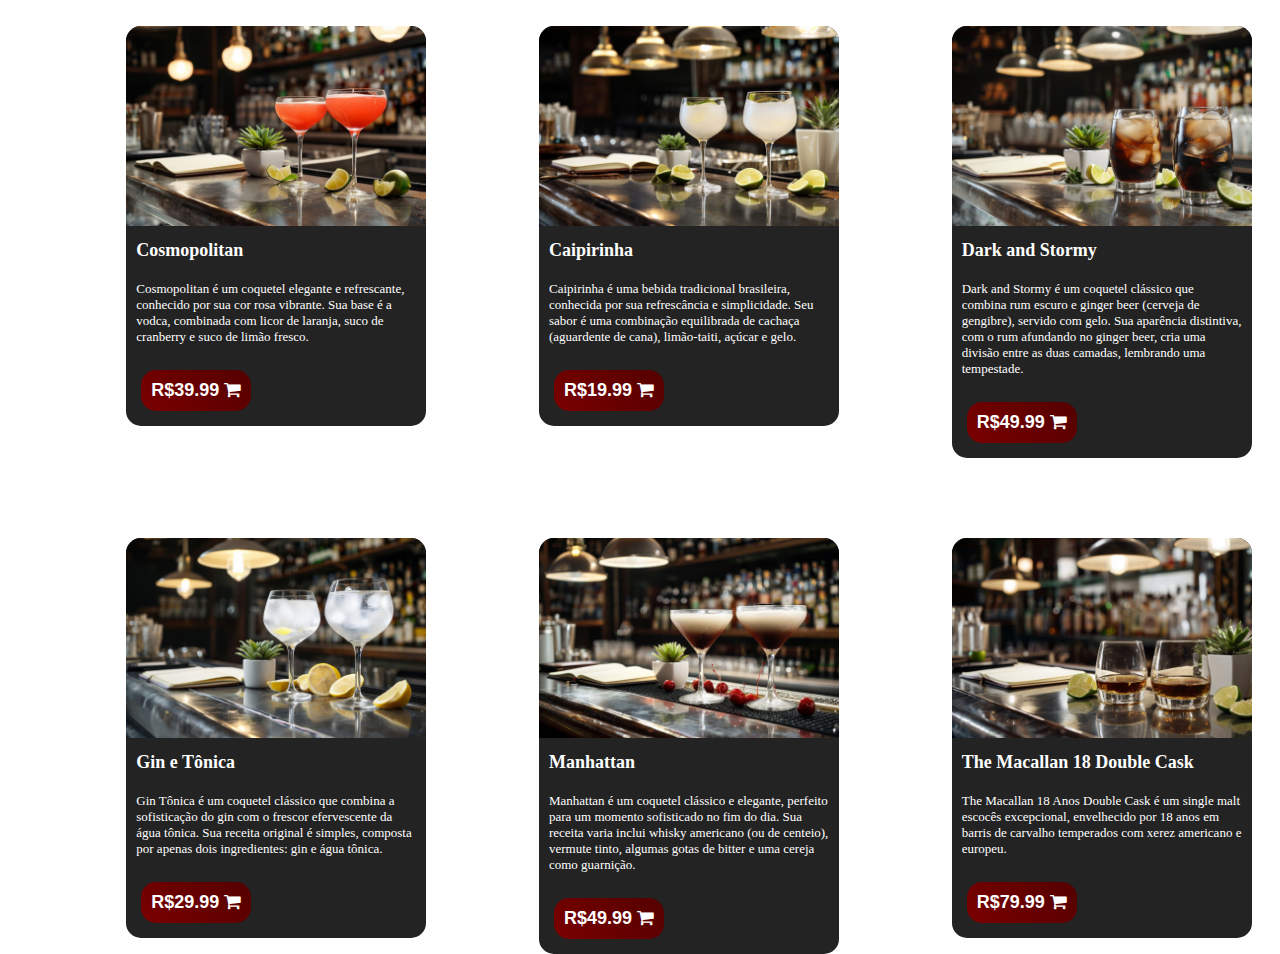
<file: templates/bebAlc.html>
<!DOCTYPE html>
<html lang="pt-BR">
    <head>
        <title>Cozinha Sideral</title>
        <meta charset="UTF-8">
        <meta name="viewport" content="width=device-width, initial-scale=1.0">
        <link rel="stylesheet" href="../static/font-awesome-4.7.0/css/font-awesome.min.css" />
        <link rel="stylesheet" href="../static/styleProd.css" />
        <style>
            @media (max-width: 600px) {
                .bebidasAlcoolicas {
                    grid-template-columns: repeat(auto-fit, minmax(150px, 1fr));
                }
            }
        </style>
    </head>
    <body class="bodybebida" id="{{id_mesa}}">
        <h2 style="color: #ffffff;">Drinks</h2>
        <div class="bebidasAlcoolicas">
            <div class="item" id="401">
                <img src="../static/imagens/alcoolicas/cosmopolitan.jpeg" alt="Imagem 1">
                <div class="description">Cosmopolitan</div>
                <div class="description2">
                    Cosmopolitan é um coquetel elegante e refrescante, conhecido por sua cor rosa vibrante. Sua base é a vodca, combinada com licor de laranja, suco de cranberry e suco de limão fresco. 
                </div>
                <div class="price">
                    <button value="39.99" >
                        R$39.99 <i class="fa fa-shopping-cart"></i>
                    </button>
                </div>
            </div>
            <div class="item" id="402">
                <img src="../static/imagens/alcoolicas/capirinha.jpeg" alt="Imagem 2">
                <div class="description">Caipirinha</div>
                <div class="description2">
                    Caipirinha é uma bebida tradicional brasileira, conhecida por sua refrescância e simplicidade. Seu sabor é uma combinação equilibrada de cachaça (aguardente de cana), limão-taiti, açúcar e gelo.
                </div>
                <div class="price">
                    <button value="19.99">
                        R$19.99 <i class="fa fa-shopping-cart"></i>
                    </button>
                </div>
            </div>
            <div class="item" id="403">
                <img src="../static/imagens/alcoolicas/DarkandStormy.jpeg" alt="Imagem 2">
                <div class="description">Dark and Stormy</div>
                <div class="description2">
                    Dark and Stormy é um coquetel clássico que combina rum escuro e ginger beer (cerveja de gengibre), servido com gelo. Sua aparência distintiva, com o rum afundando no ginger beer, cria uma divisão entre as duas camadas, lembrando uma tempestade.
                </div>
                <div class="price">
                    <button value="49.99">
                        R$49.99 <i class="fa fa-shopping-cart"></i>
                    </button>
                </div>
            </div>
            <div class="item" id="404">
                <img src="../static/imagens/alcoolicas/GinandTonic.jpeg" alt="Imagem 2">
                <div class="description">Gin e Tônica</div>
                <div class="description2">
                    Gin Tônica é um coquetel clássico que combina a sofisticação do gin com o frescor efervescente da água tônica. Sua receita original é simples, composta por apenas dois ingredientes: gin e água tônica.
                </div>
                <div class="price">
                    <button value="29.99">
                        R$29.99 <i class="fa fa-shopping-cart"></i>
                    </button>
                </div>
            </div>
            <div class="item" id="405">
                <img src="../static/imagens/alcoolicas/Manhattan.jpeg" alt="Imagem 2">
                <div class="description">Manhattan</div>
                <div class="description2">
                    Manhattan é um coquetel clássico e elegante, perfeito para um momento sofisticado no fim do dia. Sua receita varia inclui whisky americano (ou de centeio), vermute tinto, algumas gotas de bitter e uma cereja como guarnição.
                </div>
                <div class="price">
                    <button value="49.99">
                        R$49.99 <i class="fa fa-shopping-cart"></i>
                    </button>
                </div>
            </div>
            <div class="item" id="406">
                <img src="../static/imagens/alcoolicas/whiskey.jpeg" alt="Imagem 2">
                <div class="description">The Macallan 18 Double Cask</div>
                <div class="description2">
                    The Macallan 18 Anos Double Cask é um single malt escocês excepcional, envelhecido por 18 anos em barris de carvalho temperados com xerez americano e europeu.
                </div>
                <div class="price">
                    <button value="79.99">
                        R$79.99 <i class="fa fa-shopping-cart"></i>
                    </button>
                </div>
            </div>
        </div>
        <script src="../static/sessoesMenu.js"></script>
    </body>
</html>
</file>
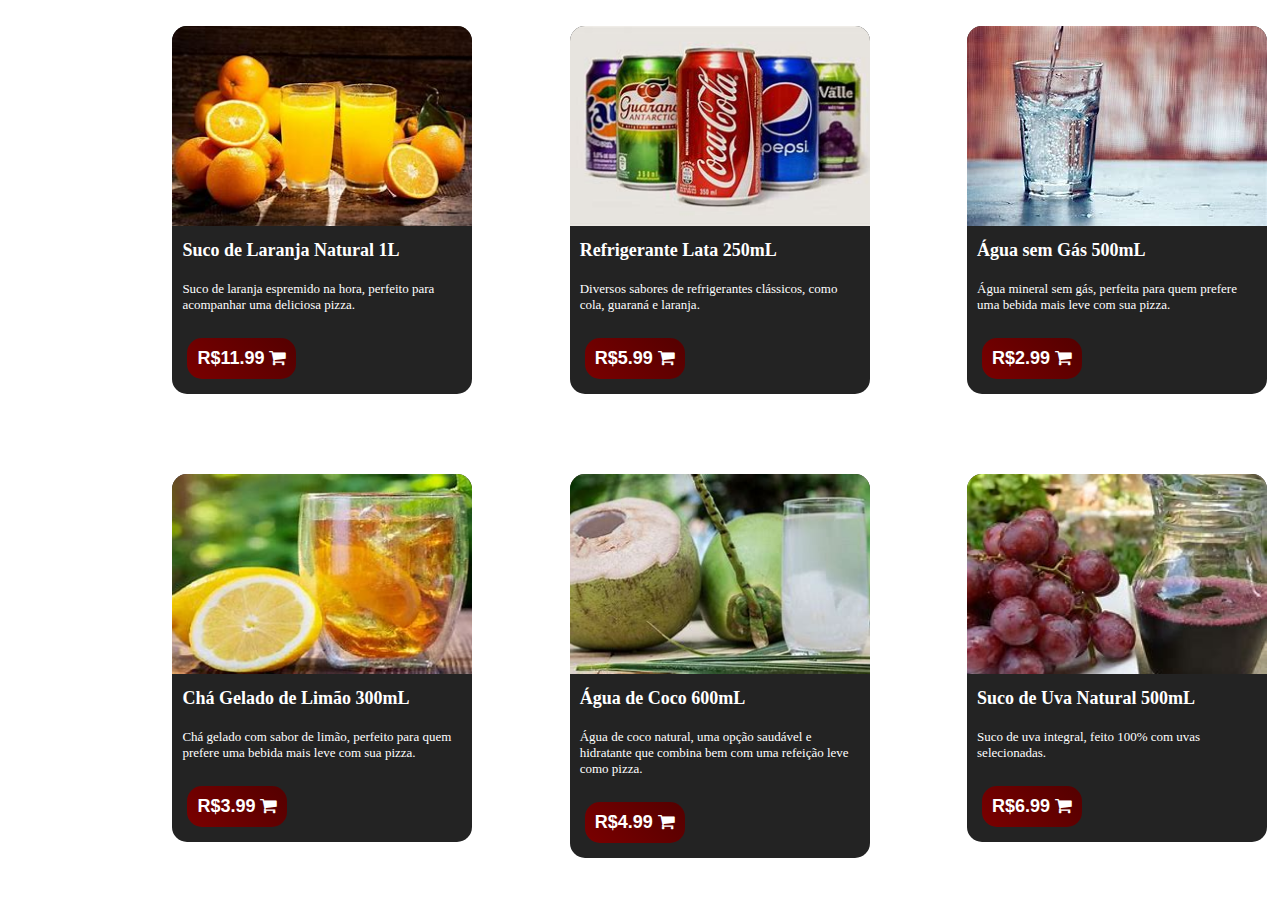
<file: templates/bebNaoAlc.html>
<!DOCTYPE html>
<html lang="pt-BR">
    <head>
        <title>Cozinha Sideral - Bebidas Não Alcoólicas</title>
        <meta charset="UTF-8">
        <meta name="viewport" content="width=device-width, initial-scale=1.0">
        <link rel="stylesheet" href="../static/font-awesome-4.7.0/css/font-awesome.min.css" />
        <link rel="stylesheet" href="../static/styleProd.css" />
        <style>
            @media (max-width: 600px) {
                .bebidasAlcoolicas {
                    grid-template-columns: repeat(auto-fit, minmax(150px, 1fr));
                }
            }
        </style>
    </head>
    <body class="bodybebida" id="{{id_mesa}}">
        <h2 style="color: #ffffff;">Bebidas Não Alcoólicas</h2>
        <div class="bebidasAlcoolicas">
            <div class="item" id="501">
                <img src="../static/imagens/naoAlcoolicas/suco_laranja.jpeg" alt="Suco de Laranja">
                <div class="description">Suco de Laranja Natural 1L</div>
                <div class="description2">
                    Suco de laranja espremido na hora, perfeito para acompanhar uma deliciosa pizza.
                </div>
                <div class="price">
                    <button value="11.99">
                        R$11.99 <i class="fa fa-shopping-cart"></i>
                    </button>
                </div>
            </div>
            <div class="item" id="502">
                <img src="../static/imagens/naoAlcoolicas/refrigerante_lata.jpeg" alt="Refrigerante">
                <div class="description">Refrigerante Lata 250mL</div>
                <div class="description2">
                    Diversos sabores de refrigerantes clássicos, como cola, guaraná e laranja.
                </div>
                <div class="price">
                    <button value="5.99">
                        R$5.99 <i class="fa fa-shopping-cart"></i>
                    </button>
                </div>
            </div>
            <div class="item" id="503">
                <img src="../static/imagens/naoAlcoolicas/agua_sem_gas.jpeg" alt="Água com Gás">
                <div class="description">Água sem Gás 500mL</div>
                <div class="description2">
                    Água mineral sem gás, perfeita para quem prefere uma bebida mais leve com sua pizza.
                </div>
                <div class="price">
                    <button value="2.99">
                        R$2.99 <i class="fa fa-shopping-cart"></i>
                    </button>
                </div>
            </div>
            <div class="item" id="504">
                <img src="../static/imagens/naoAlcoolicas/cha_gelado_limao.jpeg" alt="Chá Gelado">
                <div class="description">Chá Gelado de Limão 300mL</div>
                <div class="description2">
                    Chá gelado com sabor de limão, perfeito para quem prefere uma bebida mais leve com sua pizza.
                </div>
                <div class="price">
                    <button value="3.99">
                        R$3.99 <i class="fa fa-shopping-cart"></i>
                    </button>
                </div>
            </div>
            <div class="item" id="505">
                <img src="../static/imagens/naoAlcoolicas/agua_coco.jpeg" alt="Água de Coco">
                <div class="description">Água de Coco 600mL</div>
                <div class="description2">
                    Água de coco natural, uma opção saudável e hidratante que combina bem com uma refeição leve como pizza.
                </div>
                <div class="price">
                    <button value="4.99">
                        R$4.99 <i class="fa fa-shopping-cart"></i>
                    </button>
                </div>
            </div>
            <div class="item" id="506">
                <img src="../static/imagens/naoAlcoolicas/suco_uva.jpeg" alt="Suco de Uva">
                <div class="description">Suco de Uva Natural 500mL</div>
                <div class="description2">
                    Suco de uva integral, feito 100% com uvas selecionadas.
                </div>
                <div class="price">
                    <button value="6.99">
                        R$6.99 <i class="fa fa-shopping-cart"></i>
                    </button>
                </div>
            </div>
        </div>
        <script src="../static/sessoesMenu.js"></script>
    </body>
</html>
</file>
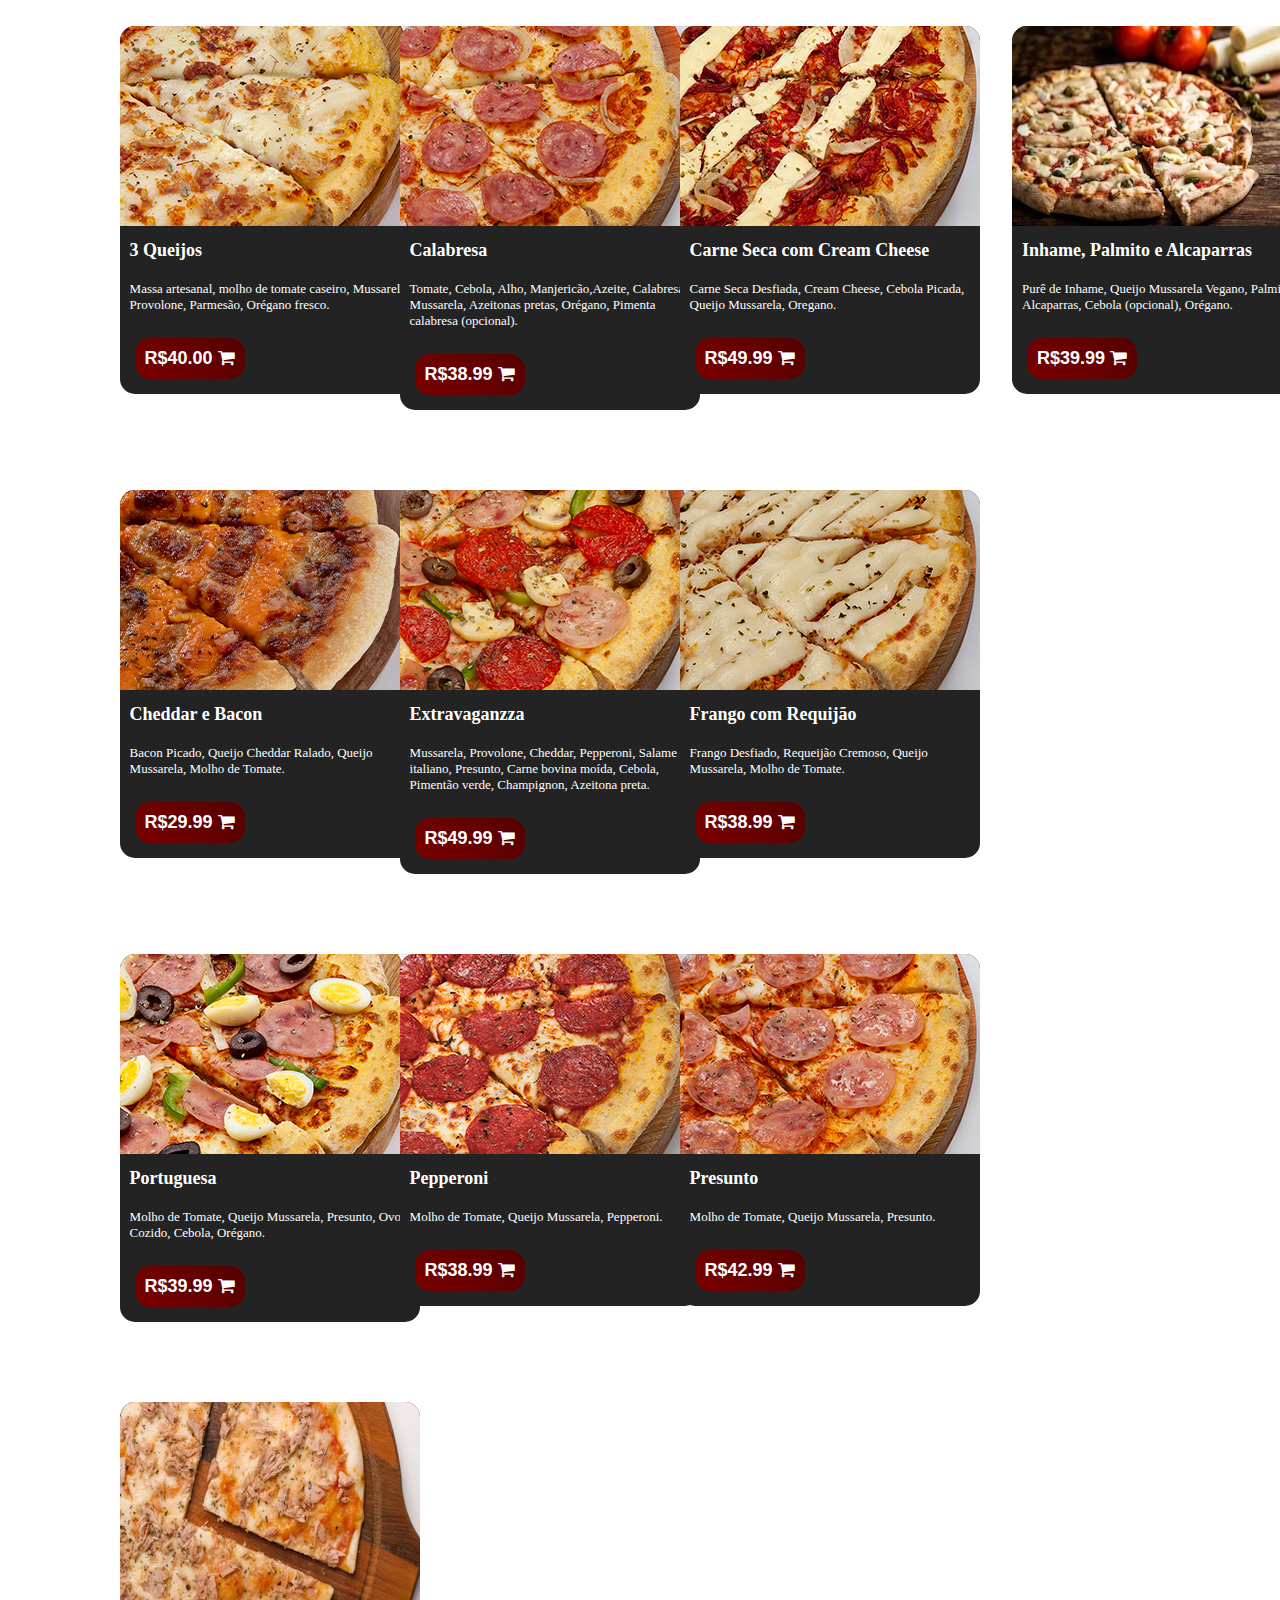
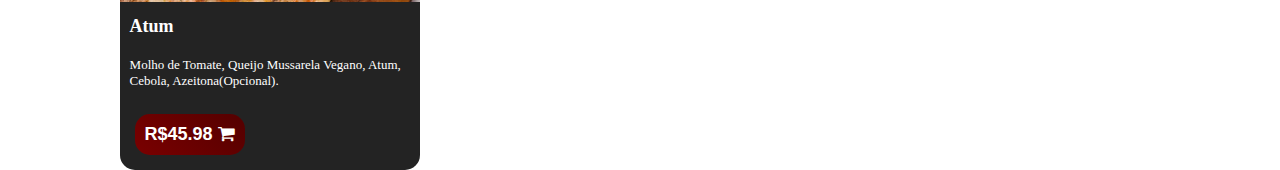
<file: templates/principal.html>
<!DOCTYPE html>
<html lang="pt-BR">
    <head>
        <title>Principal</title>
        <meta charset="UTF-8">
        <meta name="viewport" content="width=device-width, initial-scale=1.0">
        <link rel="stylesheet" href="../static/font-awesome-4.7.0/css/font-awesome.min.css" />
        <link rel="stylesheet" href="../static/styleProd.css" />
        <style>
            @media (max-width: 600px) {
                .bebidasAlcoolicas {
                    grid-template-columns: repeat(auto-fit, minmax(150px, 1fr));
                }
            }
        </style>
    </head>
    <body class="bodybebida "id="{{id_mesa}}">
        <h2 style="color: #ffffff;">Pizzas</h2>
        <div class="bebidasAlcoolicas">
            <div class="item" id="101">
                <img src="../static/imagens/principal/3Queijos.jpg" alt="Imagem 1">
                <div class="description">3 Queijos</div>
                <div class="description2">
                    Massa artesanal, molho de tomate caseiro, Mussarela, Provolone, Parmesão, Orégano fresco.                </div>
                <div class="price">
                    <button value="40">
                        R$40.00 <i class="fa fa-shopping-cart"></i>
                    </button>
                </div>
            </div>
            <div class="item" id="102">
                <img src="../static/imagens/principal/calabresa.jpg" alt="Imagem 2">
                <div class="description">Calabresa</div>
                <div class="description2">
                    Tomate, Cebola, Alho,  Manjericão,Azeite, Calabresa, Mussarela, Azeitonas pretas, Orégano, Pimenta calabresa (opcional).                </div>
                <div class="price">
                    <button value="38.99">
                        R$38.99 <i class="fa fa-shopping-cart"></i>
                    </button>
                </div>
            </div>
            <div class="item" id="103">
                <img src="../static/imagens/principal/carne_seca.jpg" alt="Imagem 2">
                <div class="description">Carne Seca com Cream Cheese</div>
                <div class="description2">
                    Carne Seca Desfiada, Cream Cheese, Cebola Picada, Queijo Mussarela, Oregano.               
                </div>
                <div class="price">
                    <button value="49.99">
                        R$49.99 <i class="fa fa-shopping-cart"></i>
                    </button>
                </div>
            </div>
            <div class="item" id="104">
                <img src="../static/imagens/principal/cheddae_bacon.jpg" alt="Imagem 2">
                <div class="description">Cheddar e Bacon</div>
                <div class="description2">
                    Bacon Picado, Queijo Cheddar Ralado, Queijo Mussarela, Molho de Tomate.                
                </div>
                <div class="price">
                    <button value="29.99">
                        R$29.99 <i class="fa fa-shopping-cart"></i>
                    </button>
                </div>
            </div>
            <div class="item" id="105">
                <img src="../static/imagens/principal/extravaganzza.jpg" alt="Imagem 2">
                <div class="description">Extravaganzza</div>
                <div class="description2">
                    Mussarela, Provolone, Cheddar, Pepperoni, Salame italiano, Presunto, Carne bovina moída, Cebola, Pimentão verde, Champignon, Azeitona preta.              
                </div>
                <div class="price">
                    <button value="49.99">
                        R$49.99 <i class="fa fa-shopping-cart"></i>
                    </button>
                </div>
            </div>
            <div class="item" id="106">
                <img src="../static/imagens/principal/frango_com_requeijao.jpg" alt="Imagem 2">
                <div class="description">Frango com Requijão
                </div>
                <div class="description2">
                    Frango Desfiado, Requeijão Cremoso, Queijo Mussarela, Molho de Tomate.
                </div>
                <div class="price">
                    <button value="38.99">
                        R$38.99 <i class="fa fa-shopping-cart"></i>
                    </button>
                </div>
            </div>
            <div class="item" id="107">
                <img src="../static/imagens/principal/portuguesa.jpg" alt="Imagem 2">
                <div class="description">Portuguesa</div>
                <div class="description2">
                    Molho de Tomate, Queijo Mussarela, Presunto, Ovo Cozido, Cebola, Orégano.
                </div>
                <div class="price">
                    <button value="39.99">
                        R$39.99 <i class="fa fa-shopping-cart"></i>
                    </button>
                </div>
            </div>
            <div class="item" id="108">
                <img src="../static/imagens/principal/pepperoni.jpg" alt="Imagem 2">
                <div class="description">Pepperoni</div>
                <div class="description2">
                    Molho de Tomate, Queijo Mussarela, Pepperoni.
                </div>
                <div class="price">
                    <button value="38.99">
                        R$38.99 <i class="fa fa-shopping-cart"></i>
                    </button>
                </div>
            </div>
            <div class="item" id="109">
                <img src="../static/imagens/principal/presunto.jpg" alt="Imagem 2">
                <div class="description">Presunto</div>
                <div class="description2">
                    Molho de Tomate, Queijo Mussarela, Presunto.
                </div>
                <div class="price">
                    <button value="42.99">
                        R$42.99 <i class="fa fa-shopping-cart"></i>
                    </button>
                </div>
            </div>

            <div class="item" id="110">
                <img src="../static/imagens/principal/pizza_atum.jpg" alt="Imagem 2">
                <div class="description">Atum</div>
                <div class="description2">
                    Molho de Tomate, Queijo Mussarela Vegano, Atum, Cebola, Azeitona(Opcional).
                </div>
                <div class="price">
                    <button value="45.98">
                        R$45.98 <i class="fa fa-shopping-cart"></i>
                    </button>
                </div>
            </div>
        </div>

        
        <h2 style="color: #ffffff;">Pizzas Vegetarianas</h2>
        <div class="bebidasAlcoolicas">
            <div class="item" id="111">
                <img src="../static/imagens/principal/pizza_vegana-inhame-palmito-alcaparras.webp" alt="Imagem 2">
                <div class="description">Inhame, Palmito e Alcaparras</div>
                <div class="description2">
                    Purê de Inhame, Queijo Mussarela Vegano, Palmito, Alcaparras, Cebola (opcional), Orégano.
                </div>
                <div class="price">
                    <button value="39.99">
                        R$39.99 <i class="fa fa-shopping-cart"></i>
                    </button>
                </div>
            </div>
            <div class="item" id="112">
                <img src="../static/imagens/principal/cebola_caramelizada_vegana.jpg" alt="Imagem 2">
                <div class="description">Cebola Caramelizada</div>
                <div class="description2">
                    Cebola Caramelizada, Molho de Tomate, Queijo Vegano, Orégano.
                <div class="price">
                    <button value="39.99">
                        R$39.99 <i class="fa fa-shopping-cart"></i>
                    </button>
                </div>
            </div>
        </div>
        <script src="../static/sessoesMenu.js"></script>
    </body>
</html>
</file>
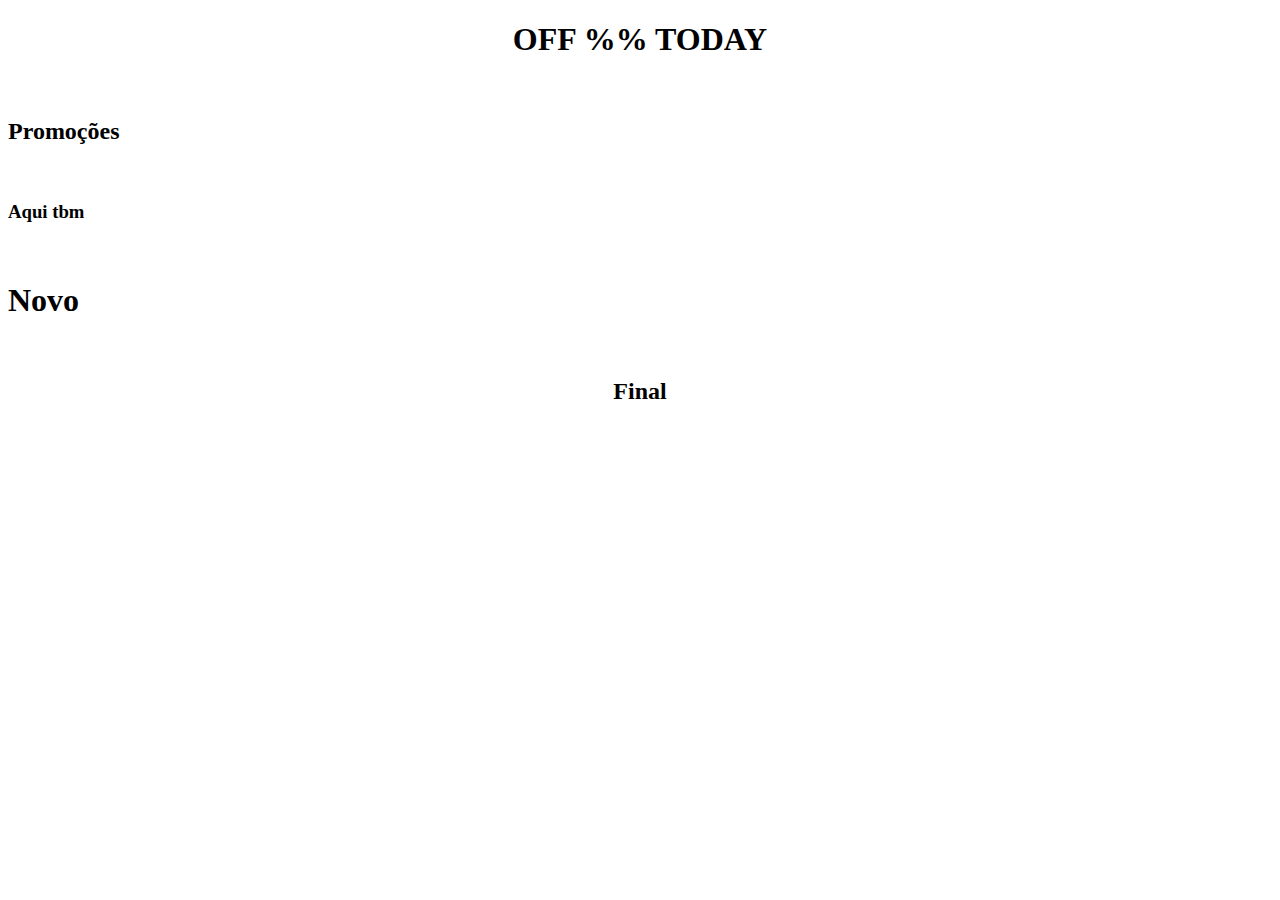
<file: templates/promocoes.html>
<!DOCTYPE html>
<html>
    <head>
        <meta charset="UTF-8">
    </head>
    <body style="overflow: hidden;">
        <h1><center>OFF %% TODAY</center></h1>
        <br>
        <h2>Promoções</h2>
        <br>
        <h3>Aqui tbm</h3>
        <br>
        <h1>Novo</h1>
        <br>
        <center><h2>Final</h2></center>
    </body>
</html>
</file>
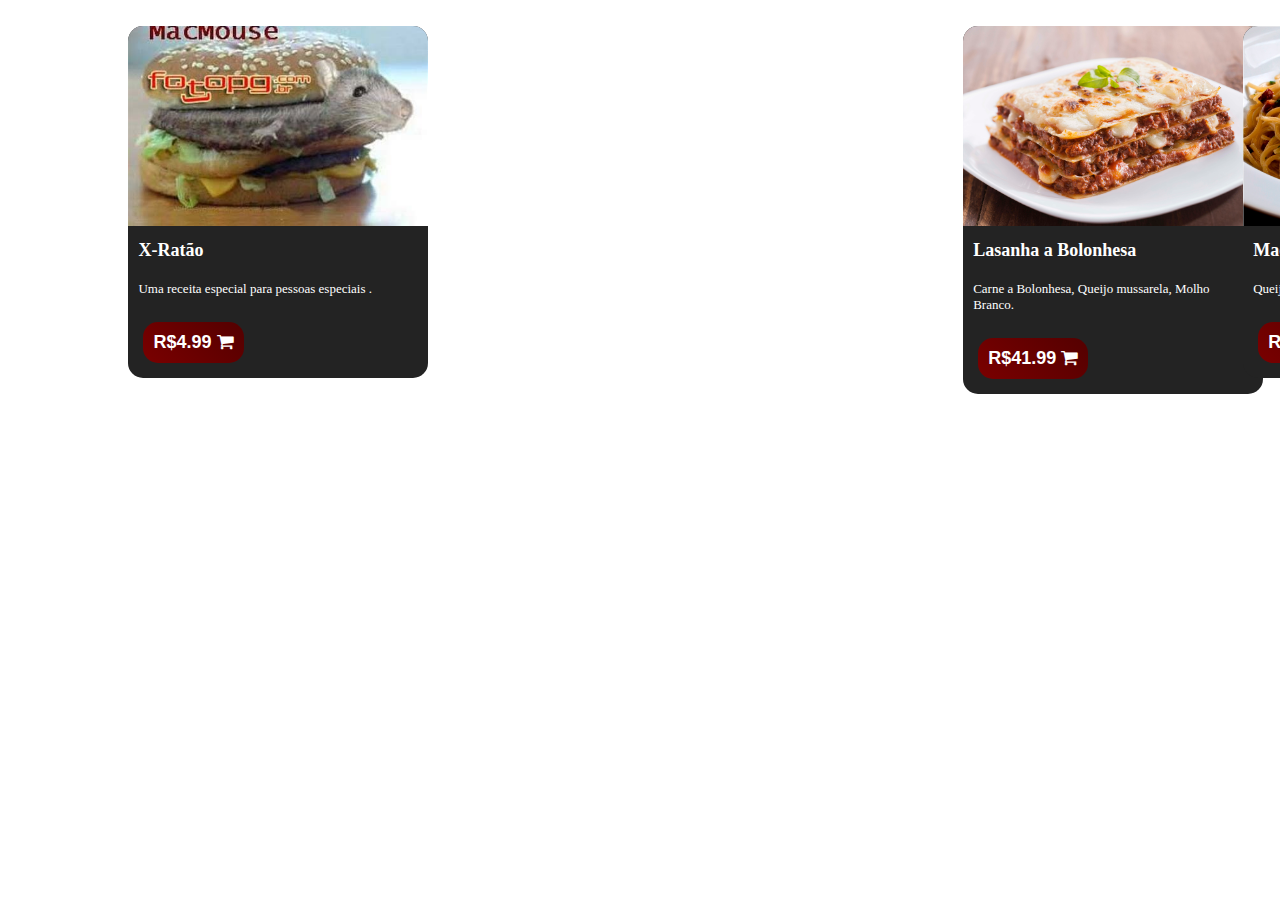
<file: templates/secundario.html>
<!DOCTYPE html>
<html lang="pt-BR">
    <head>
            <title>Secundario</title>
            <meta charset="UTF-8">
            <meta name="viewport" content="width=device-width, initial-scale=1.0">
            <link rel="stylesheet" href="../static/font-awesome-4.7.0/css/font-awesome.min.css" />
            <link rel="stylesheet" href="../static/styleProd.css" />
            <style>
                @media (max-width: 600px) {
                    .bebidasAlcoolicas {
                        grid-template-columns: repeat(auto-fit, minmax(150px, 1fr));
                    }
                }
            </style>
    </head>
    <body  class="bodybebida" id="{{id_mesa}}">

        <h2 style="color: #ffffff;">O melhor da casa</h2>
        <div class="bebidasAlcoolicas">
            <div class="item" id="207">
                <img src="../static/imagens/secundario/th-279913910.jpg" alt="X-ratao">
            <div class="description">X-Ratão</div>
                <div class="description2">Uma receita especial para pessoas especiais .</div>
                <div class="price">
                    <button  value="4.99" > R$4.99  <i class="fa fa-shopping-cart"></i> </button>
                </div>
            </div>
        </div>

        <h2 style="color: #ffffff;">Massas</h2>
        <div class="bebidasAlcoolicas">
            <div class="item" id="201" >
                <img src="../static/imagens/secundario/lasanha-a-bolonhesa-com-queijo.jpg" alt="Lasanha a Bolonhesa com Queijo">
                <div class="description">Lasanha a Bolonhesa </div>
                <div class="description2"> Carne a Bolonhesa, Queijo mussarela, Molho Branco.</div>
                <div class="price">
                    <button  value="41.99"> R$41.99  <i class="fa fa-shopping-cart"></i> </button>
                </div>
            </div>

            <div class="item" id="202">
                <img src="../static/imagens/secundario/carbonara macarrao.jpg" alt="Macarrao a carbonara">
                <div class="description">Macarrão à carbonara</div>
                <div class="description2">Queijo Ralado, Macarrão Espaguete, Bacon Picado.</div>
                <div class="price">
                    <button  value="28.99" > R$28.99  <i class="fa fa-shopping-cart"></i> </button>
                </div>
            </div>

            <div class="item" id="203">
                <img src="../static/imagens/secundario/ravioli-1536x10.jpg" alt="Ravioli">
                <div class="description">Ravioli</div>
                <div class="description2">Ravioli de Queijo e Molho de Tomate Fresco.</div>
                <div class="price">
                    <button  value="35.98" > R$35.98  <i class="fa fa-shopping-cart"></i> </button>
                </div>
            </div>

        </div>
    
        <h2 style="color: #ffffff;">Saladas</h2>
        <div class="bebidasAlcoolicas">
            <div class="item" id="204">
                <img src="../static/imagens/secundario/Carpaccio.jpg" alt="Carpaccio">
                <div class="description">Carpaccio</div>
                <div class="description2">Carpaccio, molho da casa, rúcula, alcaparras e parmesão Acompanha crostini.</div>
                <div class="price">
                    <button  value="45.99" > R$45.99  <i class="fa fa-shopping-cart"></i> </button>
                </div>
            </div>

            <div class="item" id="205">
                <img src="../static/imagens/secundario/Caprese.jpg" alt="Caprese">
            <div class="description">Caprese</div>
                <div class="description2">Muçarela de búfala, tomate assado, tomatinhos e rúcula selvagem Acompanha pão com pesto.</div>
                <div class="price">
                    <button  value="57.99" > R$57.99  <i class="fa fa-shopping-cart"></i> </button>
                </div>
            </div>

            <div class="item" id="206">
                <img src="../static/imagens/secundario/Sideral.jpg" alt="Sideral">
            <div class="description">Sideral</div>
                <div class="description2">Rúcula, alcachofrinha assada na lenha, muçarela de búfala, tomatinhos e castanha do Pará. Acompanha pão com pesto.</div>
                <div class="price">
                    <button  value="55.99" > R$55.99  <i class="fa fa-shopping-cart"></i> </button>
                </div>
            </div>

        </div>

        <script src="../static/sessoesMenu.js"></script>
    </body>
</html>
</file>
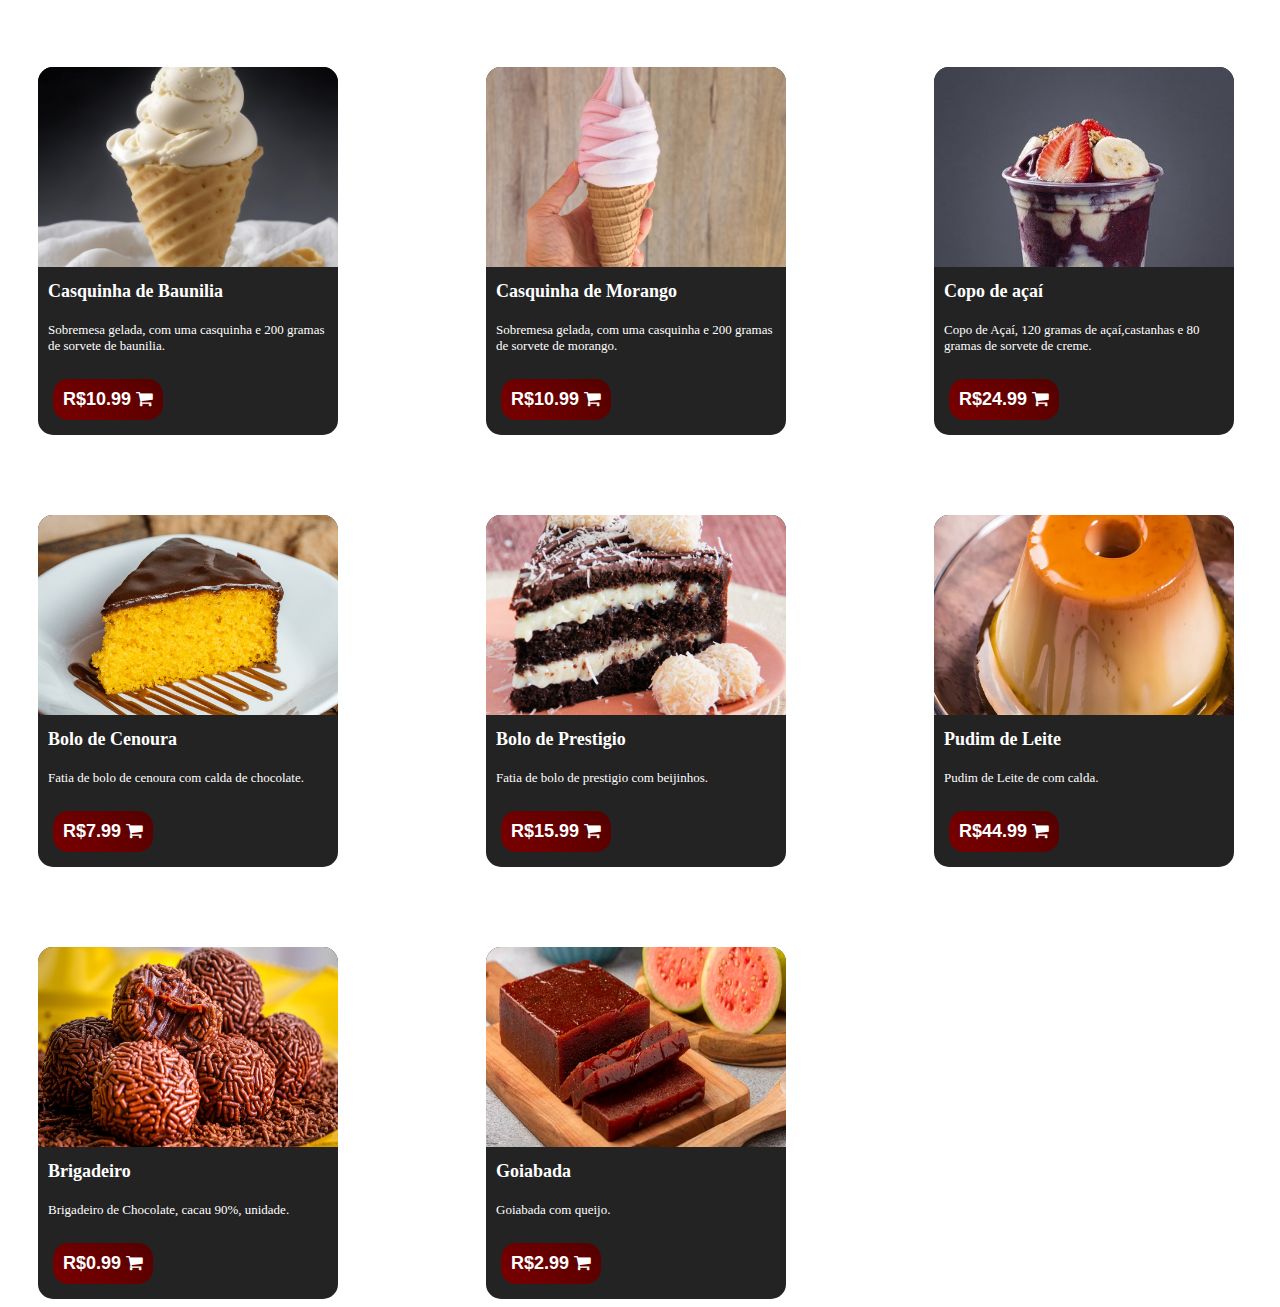
<file: templates/sobremesa.html>
<!DOCTYPE html>
<html lang="pt-BR">
    <head>
        <title>Sobremesas</title>
        <meta charset="UTF-8">
        <meta name="viewport" content="width=device-width, initial-scale=1.0">
        <link rel="stylesheet" href="../static/font-awesome-4.7.0/css/font-awesome.min.css" />
        <link rel="stylesheet" href="../static/styleProd.css" />
        <style>
            @media (max-width: 600px) {
                .bebidasAlcoolicas {
                    grid-template-columns: repeat(auto-fit, minmax(150px, 1fr));
                }
            }
        </style>
    </head>
    <body class="bodySobremesas "id="{{id_mesa}}">
        <h2 style="color: #ffffff;">Sobremesas</h2>
        <div class="bebidasAlcoolicas">
            <div class="item" id="301">
                <img src="../static/imagens/Sobremesas/Casquinha.png" alt="Imagem 1">
                <div class="description">
                    Casquinha de Baunilia
                </div>
                <div class="description2">
                    Sobremesa gelada, com uma casquinha e 200 gramas de sorvete de baunilia.             </div>
                <div class="price">
                    <button value="10.99">
                        R$10.99 <i class="fa fa-shopping-cart"></i>
                    </button>
                </div>
            </div>
            <div class="item" id="302">
                <img src="../static/imagens/Sobremesas/Casquinha de Morango.png" alt="Imagem 2">
                <div class="description">
                    Casquinha de Morango
                </div>
                <div class="description2">
                    Sobremesa gelada, com uma casquinha e 200 gramas de sorvete de morango.                </div>
                <div class="price">
                    <button value="10.99">
                        R$10.99 <i class="fa fa-shopping-cart"></i>
                    </button>
                </div>
            </div>
            <div class="item" id="303">
                <img src="../static/imagens/Sobremesas/Copo de açai.png" alt="Imagem 2">
                <div class="description">
                    Copo de açaí
                </div>
                <div class="description2">
                    Copo de Açaí, 120 gramas de açaí,castanhas e 80 gramas de sorvete de creme.               
                </div>
                <div class="price">
                    <button value="24.99">
                        R$24.99 <i class="fa fa-shopping-cart"></i>
                    </button>
                </div>
            </div>
            <div class="item" id="304">
                <img src="../static/imagens/Sobremesas/CenouraBolo.png" alt="Imagem 2">
                <div class="description">
                    Bolo de Cenoura
                </div>
                <div class="description2">
                    Fatia de bolo de cenoura com calda de chocolate.                
                </div>
                <div class="price">
                    <button value="7.99">
                        R$7.99 <i class="fa fa-shopping-cart"></i>
                    </button>
                </div>
            </div>
            <div class="item" id="305">
                <img src="../static/imagens\Sobremesas\Bolo-Prestigio.png" alt="Imagem 2">
                <div class="description">
                    Bolo de Prestigio
                </div>
                <div class="description2">
                    Fatia de bolo de prestigio com beijinhos.             
                </div>
                <div class="price">
                    <button value="15.99">
                        R$15.99 <i class="fa fa-shopping-cart"></i>
                    </button>
                </div>
            </div>
            <div class="item" id="306">
                <img src="../static/imagens\Sobremesas\pudim.png" alt="Imagem 2">
                <div class="description">
                    Pudim de Leite
                </div>
                <div class="description2">
                    Pudim de Leite de com calda.
                </div>
                <div class="price">
                    <button value="44.99">
                        R$44.99 <i class="fa fa-shopping-cart"></i>
                    </button>
                </div>
            </div>
            <div class="item" id="307">
                <img src="../static/imagens\Sobremesas\Brigadeiro.png" alt="Imagem 2">
                <div class="description">
                    Brigadeiro
                </div>
                <div class="description2">
                    Brigadeiro de Chocolate, cacau 90%, unidade.
                </div>
                <div class="price">
                    <button value="0.99">
                        R$0.99 <i class="fa fa-shopping-cart"></i>
                    </button>
                </div>
            </div>
            <div class="item" id="308">
                <img src="../static/imagens\Sobremesas\goiabada.png" alt="Imagem 2">
                <div class="description">
                    Goiabada
                </div>
                <div class="description2">
                    Goiabada com queijo.
                </div>
                <div class="price">
                    <button value="2.99">
                        R$2.99 <i class="fa fa-shopping-cart"></i>
                    </button>
                </div>
            </div>
            
        </div>
        <script src="../static/sessoesMenu.js"></script>
    </body>
</html>
</file>
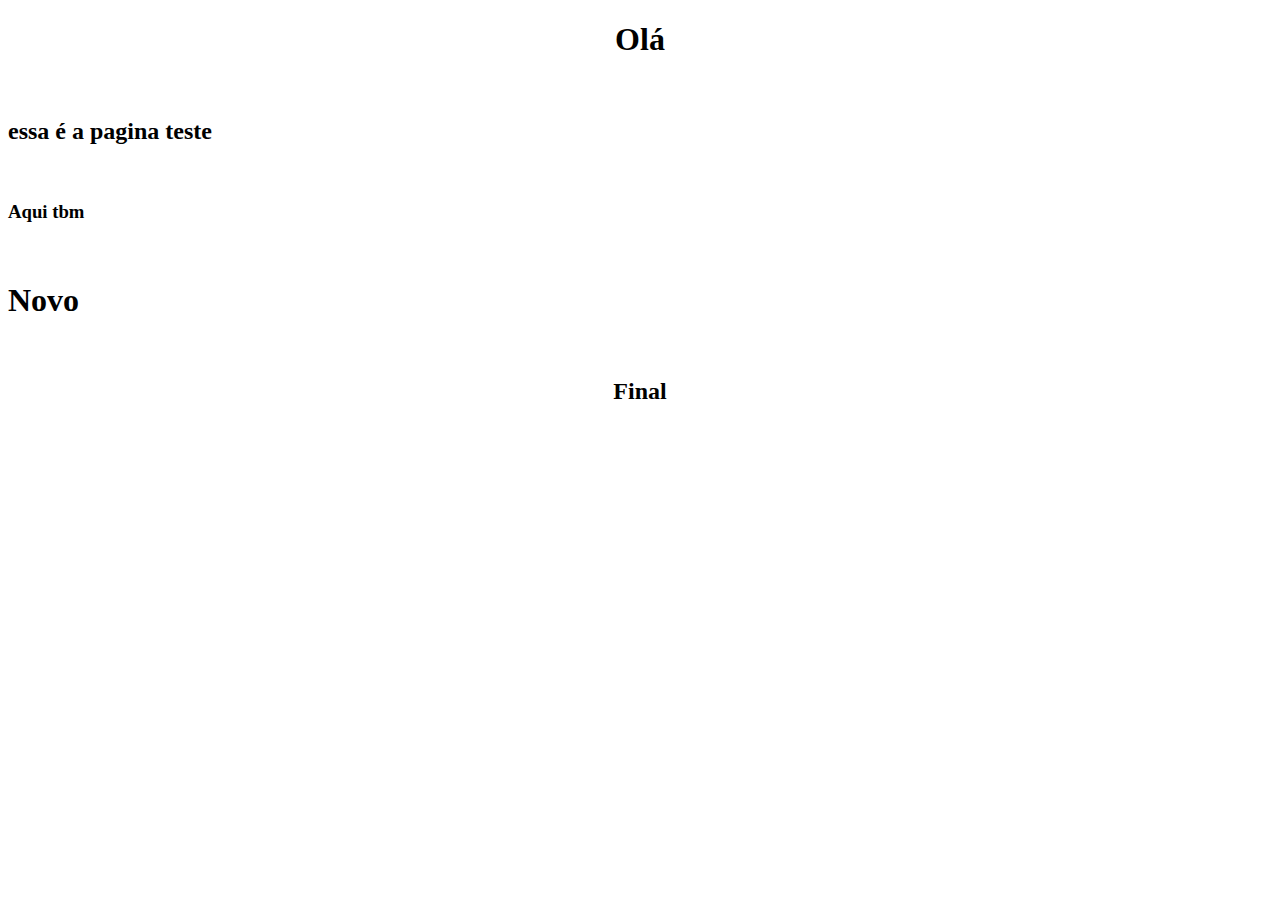
<file: templates/teste.html>
<!DOCTYPE html>
<html>
    <head>
        <meta charset="UTF-8">
    </head>
    <body style="overflow: hidden;">
        <h1><center>Olá</center></h1>
        <br>
        <h2>essa é a pagina teste</h2>
        <br>
        <h3>Aqui tbm</h3>
        <br>
        <h1>Novo</h1>
        <br>
        <center><h2>Final</h2></center>
    </body>
</html>
</file>
<file: static/styleProd.css>
.bodybebida {
    display: flex;
    margin: 2% 2% auto;
}
.bebidasAlcoolicas {
    align-items: center;
    display: grid;
    grid-template-columns: repeat(3, minmax(200px, 700px)); /* Ajuste o tamanho mínimo conforme necessário */
    gap: 80px;
}
.item {
    margin: 0px 30px auto;
    color: #ffffff;
    width: 300px;
    background-color: #232323;
    overflow: hidden;
    /* filter: drop-shadow(0 0 25px #000000); */
    border-radius: 15px;
    position: relative;
    transition: transform 0.3s ease-in-out;
}
.item img {
    width: 100%;
    height: 200px;
    object-fit: cover;
    transition: transform 0.3s ease-in-out;
}
.item:hover img {
    transform: scale(1.1); /* Expande a imagem 10% quando o mouse está sobre o item */
}
.item .description {
    padding: 10px;
    text-align: left;
    font-size: large;
    font-weight: bold;
}
.item .description2 {
    padding: 10px;
    text-align: left;
    font-size: small;
}
.item .price {
    padding: 15px;
    text-align: left;
    
}
.item .price button{
    padding: 10px;
    border: none;
    border-radius: 15px;
    background: linear-gradient(45deg, #7a0000, #540000);
    color: #ffffff;
    font-size: large;
    font-weight: bold;
    cursor: pointer;
    transition: all 0.3s ease;
}
.item .price button:hover{
    background: linear-gradient(45deg, #540000, #7a0000);
    transform: scale(1.05);
    box-shadow: 0 6px 20px rgba(0, 0, 0, 0.3);

}
.item .price button:active{
    transform: scale(0.98);
    box-shadow: 0 2px 10px rgba(0, 0, 0, 0.2);

}
</file>
